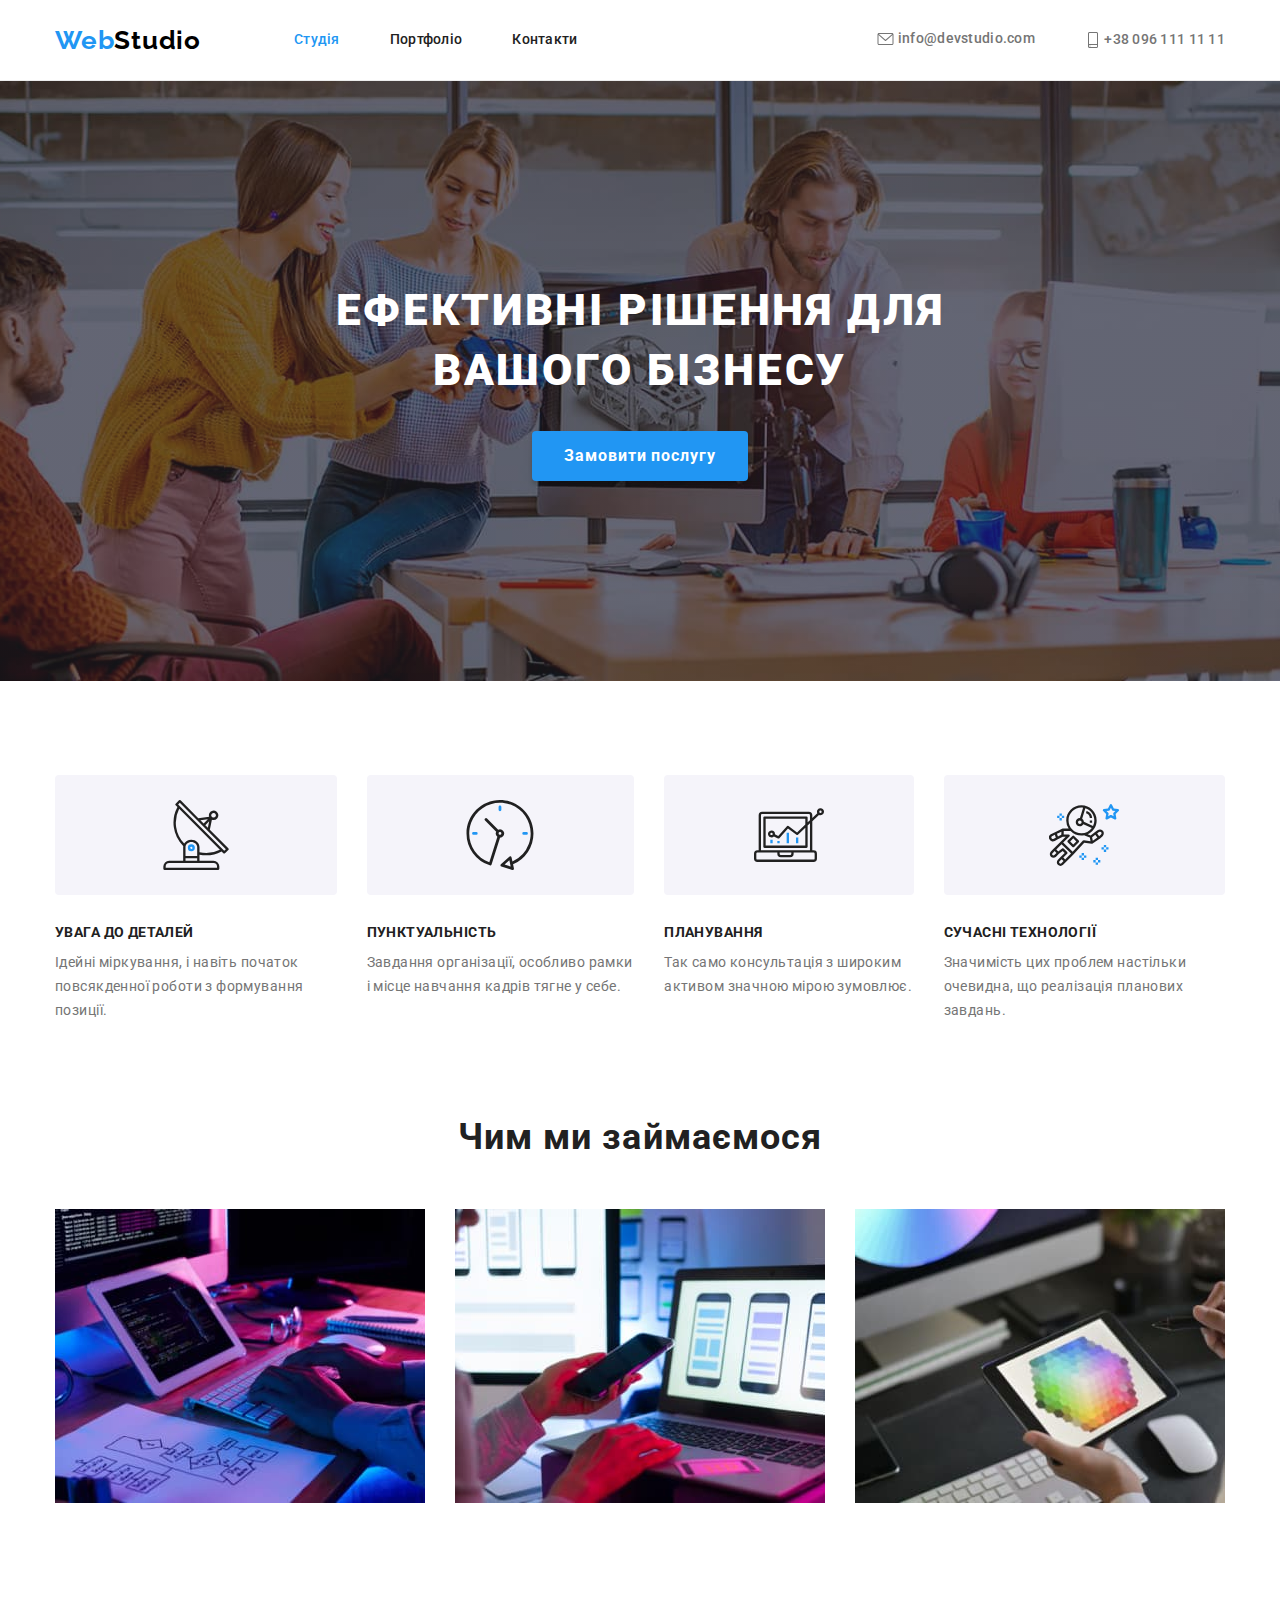
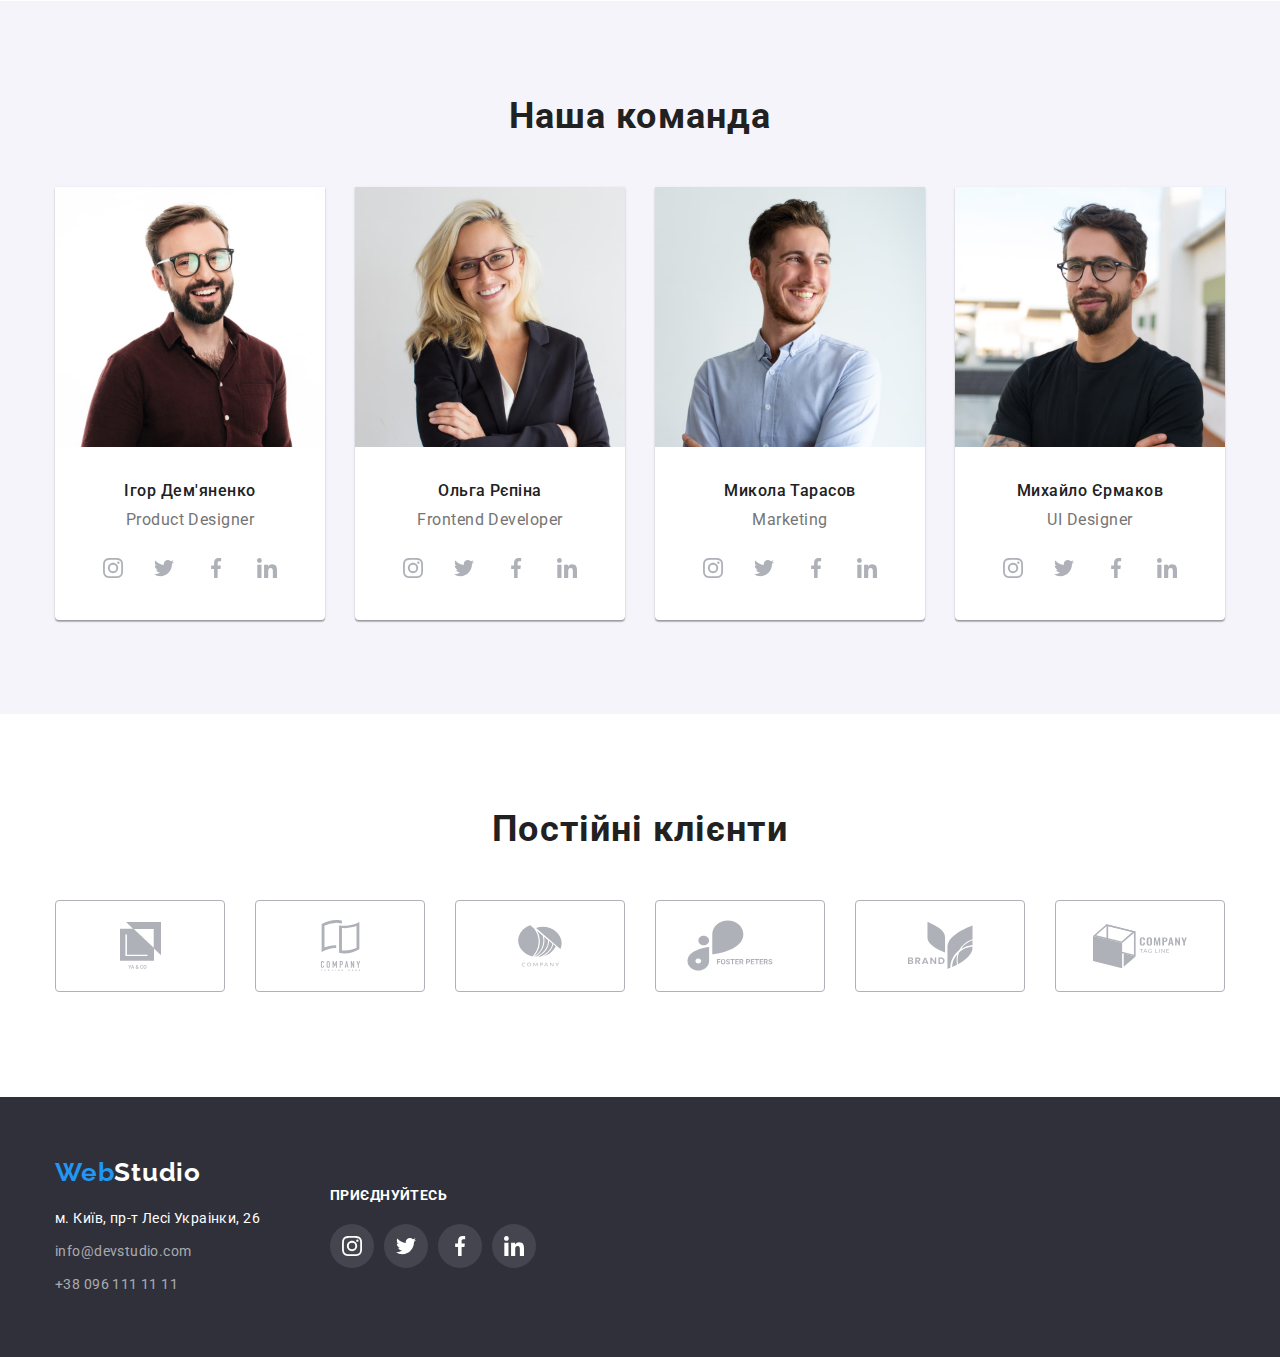
<file: index.html>
<!DOCTYPE html>
<html lang="uk">
<head>
    <meta charset="UTF-8">
    <meta http-equiv="X-UA-Compatible" content="IE=edge">
    <meta name="viewport" content="width=device-width, initial-scale=1.0">
    <link rel="preconnect" href="https://fonts.googleapis.com">
    <link rel="preconnect" href="https://fonts.gstatic.com" crossorigin>
    <link href="https://fonts.googleapis.com/css2?family=Raleway:wght@700&family=Roboto:wght@400;500;700;900&display=swap" rel="stylesheet">
    <title>Web Studio</title>
    <link rel="stylesheet" href="https://cdnjs.cloudflare.com/ajax/libs/modern-normalize/1.1.0/modern-normalize.min.css">
    <link rel="stylesheet" href="./css/styles.css" />
</head>
<body>
    <!-- header -->
    <header class="top">
        <div class="container top-flex">
            <nav class="top-flex">
                <a class="link web-studio-header" href="./index.html"><span class="web-color">Web</span>Studio</a>
                <ul class="site-nav list">
                    <li class="item navigation"><a class="link top-link current" href="./index.html">Студія</a></li>
                    <li class="item navigation"><a class="link top-link" href="./portfolio.html">Портфоліо</a></li>
                    <li class="item navigation"><a class="link top-link" href="#">Контакти</a></li>
                </ul>
            </nav>
            <ul class="list auth-nav">
                <li class="item">
                    <a class="link telephone-mail" href="mailto:info@devstudio.com">
                        <svg width="19" height="16" class="icon-header">
                            <use href="./images/icons.svg#icon-envelope"></use>
                        </svg> info@devstudio.com
                    </a>
                </li>
                <li class="item number">
                    <a class="link telephone-mail" href="tel:+380961111111">
                        <svg width="16" height="22" class="icon-header">
                            <use href="./images/icons.svg#icon-smartphone"></use>
                        </svg> +38 096 111 11 11
                    </a>
                </li>
            </ul>
        </div>         
    </header>
    <!-- main content -->
    <main>
        <!-- section 1 -->
        <section class="section-first overlay">
            <div class="container">
                <h1 class="hero-title">Ефективні рішення для <br> вашого бізнесу</h1>
                <button class="main-btn hero-btn" type="button">Замовити послугу</button>
            </div>
        </section>
        <!-- section 2 -->
        <section class="section no-padding">
            <div class="container">
                <h2 class="visually-hidden">Особливості</h2>
                <ul class="list flex text">
                    <li class="item">
                        <div class="list-item"> 
                            <svg width="70" height="70">
                                <use href="./images/icons.svg#icon-antenna"></use>
                            </svg>
                        </div>
                        <h3 class="title-section zero">УВАГА ДО ДЕТАЛЕЙ</h3>
                        <p class="text-section zero">Ідейні міркування, і навіть початок повсякденної роботи з формування позиції.</p>
                    </li>
                    <li class="item">
                        <div class="list-item">
                            <svg width="70" height="70">
                                <use href="./images/icons.svg#icon-clock"></use>
                            </svg>
                        </div>
                        <h3 class="title-section zero">ПУНКТУАЛЬНІСТЬ</h3>
                        <p class="text-section zero">Завдання організації, особливо рамки і місце навчання кадрів тягне у себе.</p>
                    </li>
                    <li class="item">
                        <div class="list-item">
                            <svg width="70" height="70">
                                <use href="./images/icons.svg#icon-diagram"></use>
                            </svg>
                        </div>
                        <h3 class="title-section zero">ПЛАНУВАННЯ</h3>
                        <p class="text-section zero">Так само консультація з широким активом значною мірою зумовлює.</p>
                    </li>
                    <li class="item">
                        <div class="list-item">
                            <svg width="70" height="70">
                                <use href="./images/icons.svg#icon-astronaut"></use>
                            </svg>
                        </div>
                        <h3 class="title-section zero">СУЧАСНІ ТЕХНОЛОГІЇ</h3>
                        <p class="text-section zero">Значимість цих проблем настільки очевидна, що реалізація планових завдань.</p>
                    </li>
                </ul>
            </div>
        </section>
        <!-- section 3 -->
        <section class="section">
            <div class="container">
                <h2 class="caption zero">Чим ми займаємося</h2>
                <ul class="list flex images">
                    <li class="item"><img src="./images/box1.jpg"
                            alt="Робочий стіл з комп'ютерним монітором, планшетом та клавіатурою на ньому." width="370" height="294">
                    </li>
                    <li class="item"><img src="./images/box2.jpg"
                            alt="Робочий стіл з ноутбуком. На моніторі ноутбука зображені макети додатків для мобільних телефонів."
                            width="370" height="294"></li>
                    <li class="item"><img src="./images/box3.jpg" alt="Планшет з кольоровою палітрою на екрані." width="370"
                            height="294"></li>
                </ul>
            </div>
        </section>
        <!-- section 4 -->
        <section class="section-fourth section">
            <div class="container">
                <h2 class="caption zero">Наша команда</h2>
                <ul class="list flex team">
                    <li class="item card">
                        <img src="./images/img.jpg" alt="Темноволосий чоловік в окулярах в чорній сорочці." width="270" height="260">
                        <div class="team-card">
                            <h3 class="subtitle zero">Ігор Дем'яненко</h3>
                            <p class="text-card zero">Product Designer</p>
                            <ul class="list team-media">
                                <li class="item-media">
                                    <a class="link-media" href="#">
                                        <svg class="team-icon" width="20" height="20">
                                            <use href="./images/icons.svg#icon-instagram"></use>
                                        </svg>
                                    </a>
                                </li>
                                <li class="item-media">
                                    <a class="link-media" href="#">
                                        <svg class="team-icon" width="20" height="20">
                                            <use href="./images/icons.svg#icon-twitter"></use>
                                        </svg>
                                    </a>
                                </li>
                                <li class="item-media">
                                    <a class="link-media" href="#">
                                        <svg class="team-icon" width="20" height="20">
                                            <use href="./images/icons.svg#icon-facebook"></use>
                                        </svg>
                                    </a>
                                </li>
                                <li class="item-media">
                                    <a class="link-media" href="#">
                                        <svg class="team-icon" width="20" height="20">
                                            <use href="./images/icons.svg#icon-linkedin"></use>
                                        </svg>
                                    </a>
                                </li>
                            </ul>
                        </div>
                    </li>
                    <li class="item card">
                        <img src="./images/img1.jpg" alt="Жінка з довгим білявим волоссям в окулярах в чорному піджаку." width="270"
                            height="260">
                        <div class="team-card">
                            <h3 class="subtitle zero">Ольга Рєпіна</h3>
                            <p class="text-card zero">Frontend Developer</p>
                            <ul class="list team-media">
                                <li class="item-media">
                                    <a class="link-media" href="#">
                                        <svg class="team-icon" width="20" height="20">
                                            <use href="./images/icons.svg#icon-instagram"></use>
                                        </svg>
                                    </a>
                                </li>
                                <li class="item-media">
                                    <a class="link-media" href="#">
                                        <svg class="team-icon" width="20" height="20">
                                            <use href="./images/icons.svg#icon-twitter"></use>
                                        </svg>
                                    </a>
                                </li>
                                <li class="item-media">
                                    <a class="link-media" href="#">
                                        <svg class="team-icon" width="20" height="20">
                                            <use href="./images/icons.svg#icon-facebook"></use>
                                        </svg>
                                    </a>
                                </li>
                                <li class="item-media">
                                    <a class="link-media" href="#">
                                        <svg class="team-icon" width="20" height="20">
                                            <use href="./images/icons.svg#icon-linkedin"></use>
                                        </svg>
                                    </a>
                                </li>
                            </ul>
                        </div>
                    </li>
                    <li class="item card">
                        <img src="./images/img2.jpg" alt="Темноволосий чоловік в білій сорочці" width="270" height="260">
                        <div class="team-card">
                            <h3 class="subtitle zero">Микола Тарасов</h3>
                            <p class="text-card zero">Marketing</p>
                            <ul class="list team-media">
                                <li class="item-media">
                                    <a class="link-media" href="#">
                                        <svg class="team-icon" width="20" height="20">
                                            <use href="./images/icons.svg#icon-instagram"></use>
                                        </svg>
                                    </a>
                                </li>
                                <li class="item-media">
                                    <a class="link-media" href="#">
                                        <svg class="team-icon" width="20" height="20">
                                            <use href="./images/icons.svg#icon-twitter"></use>
                                        </svg>
                                    </a>
                                </li>
                                <li class="item-media">
                                    <a class="link-media" href="#">
                                        <svg class="team-icon" width="20" height="20">
                                            <use href="./images/icons.svg#icon-facebook"></use>
                                        </svg>
                                    </a>
                                </li>
                                <li class="item-media">
                                    <a class="link-media" href="#">
                                        <svg class="team-icon" width="20" height="20">
                                            <use href="./images/icons.svg#icon-linkedin"></use>
                                        </svg>
                                    </a>
                                </li>
                            </ul>
                        </div>
                    </li>
                    <li class="item card">
                        <img src="./images/img3.jpg" alt="Темноволосий чоловік в окулярах в чорній футболці." width="270" height="260">
                        <div class="team-card">
                            <h3 class="subtitle zero">Михайло Єрмаков</h3>
                            <p class="text-card zero">UI Designer</p>
                            <ul class="list team-media">
                                <li class="item-media">
                                    <a class="link-media" href="#">
                                        <svg class="team-icon" width="20" height="20">
                                            <use href="./images/icons.svg#icon-instagram"></use>
                                        </svg>
                                    </a>
                                </li>
                                <li class="item-media">
                                    <a class="link-media" href="#">
                                        <svg class="team-icon" width="20" height="20">
                                            <use href="./images/icons.svg#icon-twitter"></use>
                                        </svg>
                                    </a>
                                </li>
                                <li class="item-media">
                                    <a class="link-media" href="#">
                                        <svg class="team-icon" width="20" height="20">
                                            <use href="./images/icons.svg#icon-facebook"></use>
                                        </svg>
                                    </a>
                                </li>
                                <li class="item-media">
                                    <a class="link-media" href="#">
                                        <svg class="team-icon" width="20" height="20">
                                            <use href="./images/icons.svg#icon-linkedin"></use>
                                        </svg>
                                    </a>
                                </li>
                            </ul>
                        </div>
                    </li>
                </ul>
            </div>
        </section>
        <!-- section 5 -->
        <section class="section">
            <div class="container">
                <h2 class="caption zero">Постійні клієнти</h2>
                <ul class="list clients">
                    <li class="item">
                        <a class="link-clients" href="#">
                            <svg class="team-icon" width="47" height="53">
                                <use href="./images/icons.svg#icon-client-one"></use>
                            </svg>
                        </a>
                    </li>
                    <li class="item">
                        <a class="link-clients" href="#">
                            <svg class="team-icon" width="51" height="63">
                                <use href="./images/icons.svg#icon-client-two"></use>
                            </svg>
                        </a>
                    </li>
                    <li class="item">
                        <a class="link-clients" href="#">
                            <svg class="team-icon" width="48" height="45">
                                <use href="./images/icons.svg#icon-client-three"></use>
                            </svg>
                        </a>
                    </li>
                    <li class="item">
                        <a class="link-clients" href="#">
                            <svg class="team-icon" width="148" height="105">
                                <use href="./images/icons.svg#icon-client-four"></use>
                            </svg>
                        </a>
                    </li>
                    <li class="item">
                        <a class="link-clients" href="#">
                            <svg class="team-icon" width="83" height="65">
                                <use href="./images/icons.svg#icon-client-five"></use>
                            </svg>
                        </a>
                    </li>
                    <li class="item">
                        <a class="link-clients" href="#">
                            <svg class="team-icon" width="144" height="94">
                                <use href="./images/icons.svg#icon-client-six"></use>
                            </svg>
                        </a>
                    </li>
                </ul>
            </div>
        </section>
    </main>
    <!-- footer -->
    <footer class="bottom">
        <div class="container container-footer">
            <div class="bottom-contacts">
                <a class="link web-studio-footer" href="./index.html"> <span class="web-color">Web</span>Studio</a>
                <address class="contacts-info">
                    <ul class="list">
                        <li class="item"><a class="link location" href="https://goo.gl/maps/CPtrU1FHBa2aNyZL9" target="_blank"
                                rel="noopener noreferrer nofollow">м. Київ, пр-т Лесі Украінки, 26</a></li>
                        <li class="item"><a class="link contacts" href="mailto:info@devstudio.com">info@devstudio.com</a></li>
                        <li class="item"><a class="link contacts" href="tel:+380961111111">+38 096 111 11 11</a></li>
                    </ul>
                </address>
            </div>
            <div class="bottom-contacts">
                <b class="join">Приєднуйтесь</b>
                <ul class="list footer-media">
                    <li class="footer-item-media">
                        <a class="footer-link-media" href="#">
                            <svg class="team-icon" width="20" height="20">
                                <use href="./images/icons.svg#icon-instagram"></use>
                            </svg>
                        </a>
                    </li>
                    <li class="footer-item-media">
                        <a class="footer-link-media" href="#">
                            <svg class="team-icon" width="20" height="20">
                                <use href="./images/icons.svg#icon-twitter"></use>
                            </svg>
                        </a>
                    </li>
                    <li class="footer-item-media">
                        <a class="footer-link-media" href="#">
                            <svg class="team-icon" width="20" height="20">
                                <use href="./images/icons.svg#icon-facebook"></use>
                            </svg>
                        </a>
                    </li>
                    <li class="footer-item-media">
                        <a class="footer-link-media" href="#">
                            <svg class="team-icon" width="20" height="20">
                                <use href="./images/icons.svg#icon-linkedin"></use>
                            </svg>
                        </a>
                    </li>
                </ul>
            </div>   
        </div>
    </footer>    
</body>
</html>
</file>
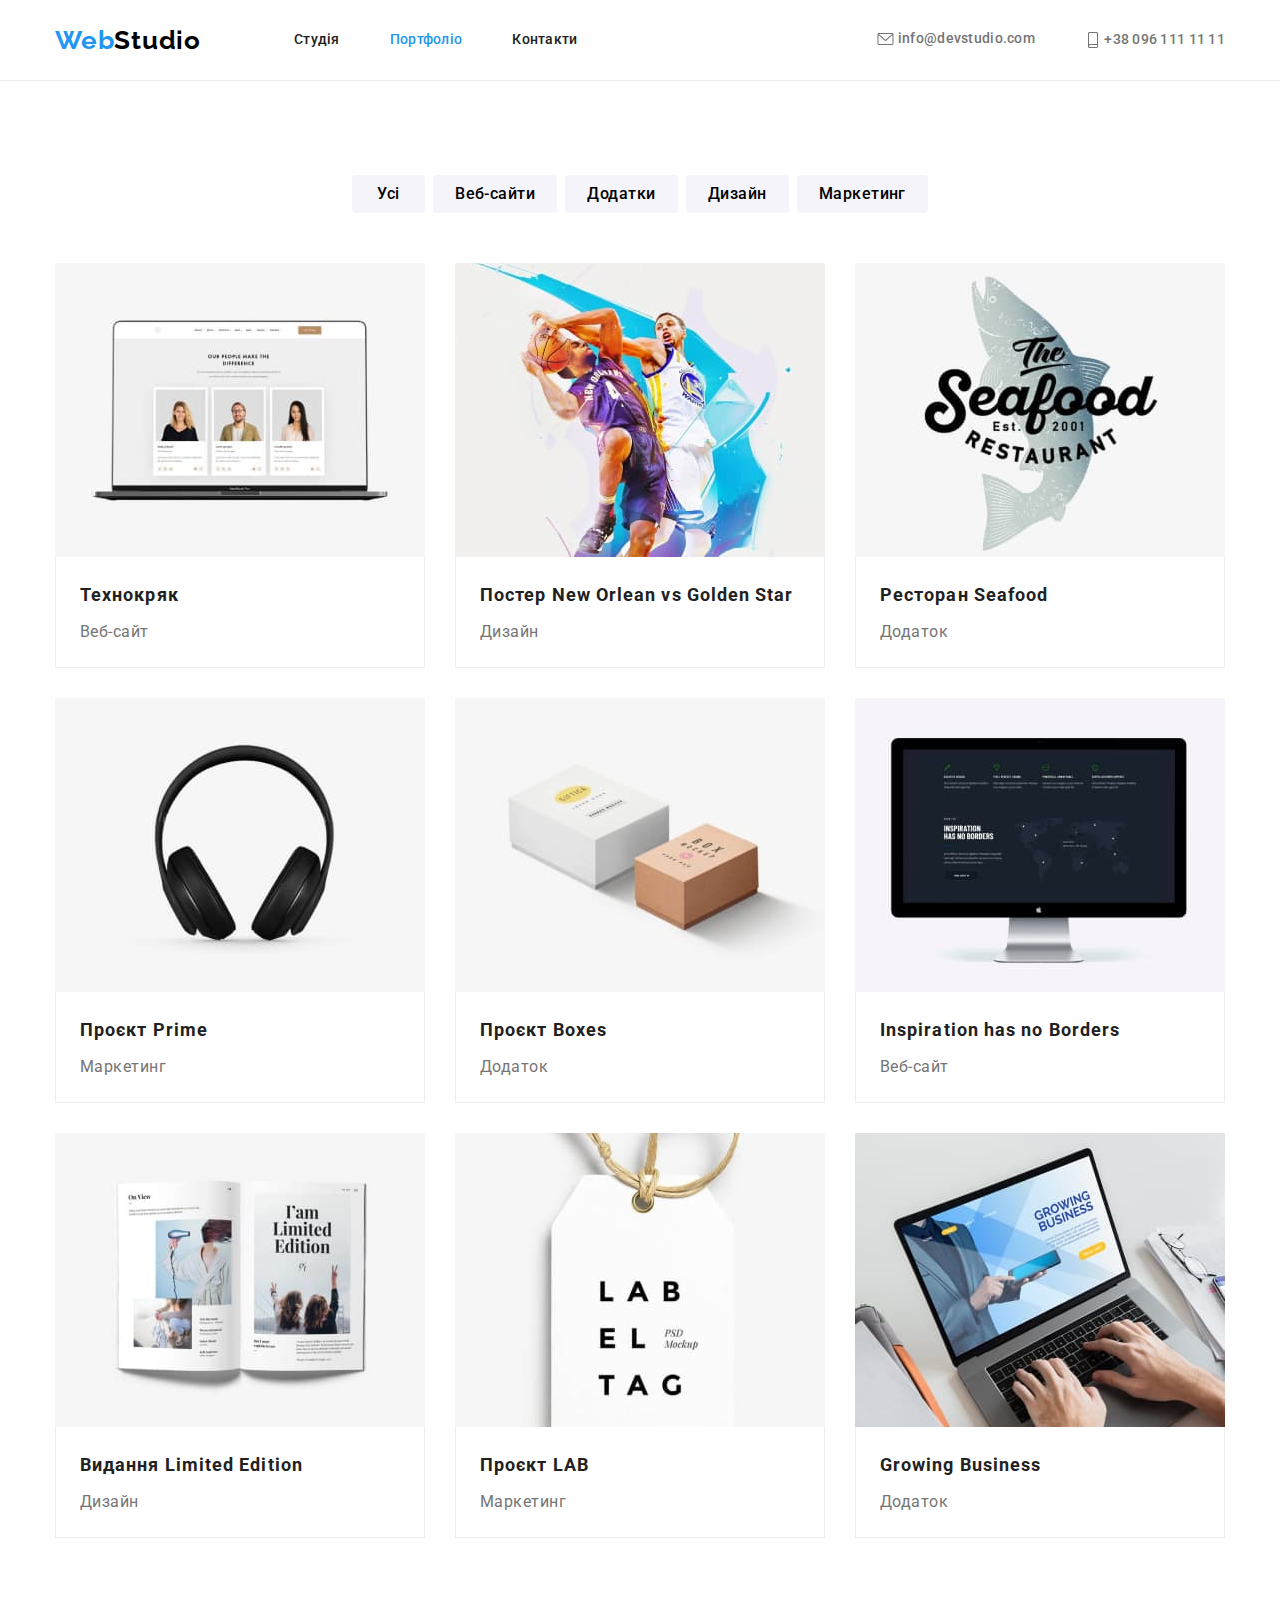
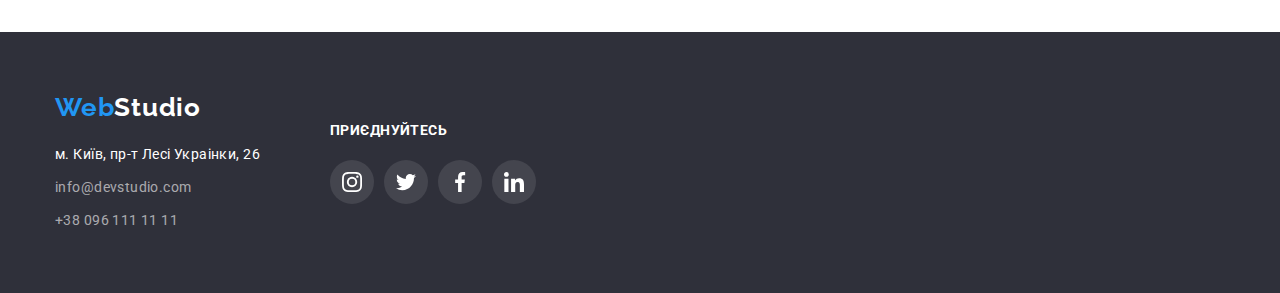
<file: portfolio.html>
<!DOCTYPE html>
<html lang="uk">
<head>
    <meta charset="UTF-8">
    <meta http-equiv="X-UA-Compatible" content="IE=edge">
    <meta name="viewport" content="width=device-width, initial-scale=1.0">
    <link rel="preconnect" href="https://fonts.googleapis.com">
    <link rel="preconnect" href="https://fonts.gstatic.com" crossorigin>
    <link href="https://fonts.googleapis.com/css2?family=Raleway:wght@700&family=Roboto:wght@400;500;700;900&display=swap" rel="stylesheet">
    <title>Portfolio</title>
    <link rel="stylesheet" href="https://cdnjs.cloudflare.com/ajax/libs/modern-normalize/1.1.0/modern-normalize.min.css">
    <link rel="stylesheet" href="./css/styles.css" />
</head>
<body>
    <!-- header -->
    <header class="top">
        <div class="container top-flex">
            <nav class="top-flex">
                <a class="link web-studio-header" href="./index.html"><span class="web-color">Web</span>Studio</a>
                <ul class="site-nav list">
                    <li class="item navigation"><a class="link top-link" href="./index.html">Студія</a></li>
                    <li class="item navigation"><a class="link top-link current" href="./portfolio.html">Портфоліо</a></li>
                    <li class="item navigation"><a class="link top-link" href="#">Контакти</a></li>
                </ul>
            </nav>
            <ul class="list auth-nav">
                <li class="item">
                    <a class="link telephone-mail" href="mailto:info@devstudio.com">
                        <svg width="19" height="16" class="icon-header">
                            <use href="./images/icons.svg#icon-envelope"></use>
                        </svg> info@devstudio.com
                    </a>
                </li>
                <li class="item number">
                    <a class="link telephone-mail" href="tel:+380961111111">
                        <svg width="16" height="22" class="icon-header">
                            <use href="./images/icons.svg#icon-smartphone"></use>
                        </svg> +38 096 111 11 11
                    </a>
                </li>
            </ul>
        </div>
    </header>
    <!-- main content -->
    <main>
        <!-- section -->
        <section class="section">
            <div class="container">
                <h1 class="visually-hidden">Портфоліо</h1>
                <ul class="list portfolio-nav">
                    <li class="item"><button class="main-btn portfolio-btn" type="button">Усі</button></li>
                    <li class="item"><button class="main-btn portfolio-btn" type="button">Веб-сайти</button></li>
                    <li class="item"><button class="main-btn portfolio-btn" type="button">Додатки</button></li>
                    <li class="item"><button class="main-btn portfolio-btn" type="button">Дизайн</button></li>
                    <li class="item"><button class="main-btn portfolio-btn" type="button">Маркетинг</button></li>
                </ul>
                <ul class="list flex-portfolio">
                    <li class="item flex-element ">
                        <img src="./images/web-techno.jpg" alt="Фотографії людей на екрані ноутбука." width="370" height="294" class="pixel">
                        <div class="border">
                            <h2 class="subtitle-portfolio zero">Технокряк</h2>
                            <p class="text-portfolio zero">Веб-сайт</p></div>
                    </li>
                    <li class="item flex-element ">
                        <img src="./images/new-orlean.jpg" alt="Двоє баскетболістів грають з м'ячем." width="370" height="294" class="pixel">
                        <div class="border">
                            <h2 class="subtitle-portfolio zero">Постер New Orlean vs Golden Star</h2>
                            <p class="text-portfolio zero">Дизайн</p>
                        </div>
                    </li>
                    <li class="item flex-element ">
                        <img src="./images/seafood.jpg" alt="Логотип ресторану морепродуктів." width="370" height="294" class="pixel">
                        <div class="border">
                            <h2 class="subtitle-portfolio zero">Ресторан Seafood</h2>
                            <p class="text-portfolio zero">Додаток</p>
                        </div>
                    </li>
                    <li class="item flex-element ">
                        <img src="./images/prime.jpg" alt="Чорні навушники." width="370" height="294" class="pixel">
                        <div class="border">
                            <h2 class="subtitle-portfolio zero">Проєкт Prime</h2>
                            <p class="text-portfolio zero">Маркетинг</p>
                        </div>
                    </li>
                    <li class="item flex-element ">
                        <img src="./images/boxes.jpg" alt="Дві коробки. Біла та коричнева." width="370" height="294" class="pixel">
                        <div class="border">
                            <h2 class="subtitle-portfolio zero">Проєкт Boxes</h2>
                            <p class="text-portfolio zero">Додаток</p>
                        </div>
                    </li>
                    <li class="item flex-element ">
                        <img src="./images/web-inspiration.jpg" alt="Комп'ютерний монітор." width="370" height="294" class="pixel">
                        <div class="border">
                            <h2 class="subtitle-portfolio zero">Inspiration has no Borders</h2>
                            <p class="text-portfolio zero">Веб-сайт</p>
                        </div>
                    </li>
                    <li class="item flex-element ">
                        <img src="./images/limited-edition.jpg" alt="Розворот журналу." width="370" height="294" class="pixel">
                        <div class="border">
                            <h2 class="subtitle-portfolio zero">Видання Limited Edition</h2>
                            <p class="text-portfolio zero">Дизайн</p>
                        </div>
                    </li>
                    <li class="item flex-element ">
                        <img src="./images/lab.jpg" alt="Біла бірка для одягу." width="370" height="294" class="pixel">
                        <div class="border">
                            <h2 class="subtitle-portfolio zero">Проєкт LAB</h2>
                            <p class="text-portfolio zero">Маркетинг</p>
                        </div>
                    </li>
                    <li class="item flex-element ">
                        <img src="./images/growing-business.jpg" alt="Сірий ноутбук." width="370" height="294" class="pixel">
                        <div class="border">
                            <h2 class="subtitle-portfolio zero">Growing Business</h2>
                            <p class="text-portfolio zero">Додаток</p>
                        </div>
                    </li>
                </ul>
            </div>
        </section>
    </main>
    <!-- footer -->
    <footer class="bottom">
        <div class="container container-footer">
            <div class="bottom-contacts">
                <a class="link web-studio-footer" href="./index.html"> <span class="web-color">Web</span>Studio</a>
                <address class="contacts-info">
                    <ul class="list">
                        <li class="item"><a class="link location" href="https://goo.gl/maps/CPtrU1FHBa2aNyZL9"
                                target="_blank" rel="noopener noreferrer nofollow">м. Київ, пр-т Лесі Украінки, 26</a></li>
                        <li class="item"><a class="link contacts" href="mailto:info@devstudio.com">info@devstudio.com</a>
                        </li>
                        <li class="item"><a class="link contacts" href="tel:+380961111111">+38 096 111 11 11</a></li>
                    </ul>
                </address>
            </div>
            <div class="bottom-contacts">
                <b class="join">Приєднуйтесь</b>
                <ul class="list footer-media">
                    <li class="footer-item-media">
                        <a class="footer-link-media" href="#">
                            <svg class="team-icon" width="20" height="20">
                                <use href="./images/icons.svg#icon-instagram"></use>
                            </svg>
                        </a>
                    </li>
                    <li class="footer-item-media">
                        <a class="footer-link-media" href="#">
                            <svg class="team-icon" width="20" height="20">
                                <use href="./images/icons.svg#icon-twitter"></use>
                            </svg>
                        </a>
                    </li>
                    <li class="footer-item-media">
                        <a class="footer-link-media" href="#">
                            <svg class="team-icon" width="20" height="20">
                                <use href="./images/icons.svg#icon-facebook"></use>
                            </svg>
                        </a>
                    </li>
                    <li class="footer-item-media">
                        <a class="footer-link-media" href="#">
                            <svg class="team-icon" width="20" height="20">
                                <use href="./images/icons.svg#icon-linkedin"></use>
                            </svg>
                        </a>
                    </li>
                </ul>
            </div>
        </div>
    </footer>
</body>
</html>
</file>
<file: css/styles.css>
/*----body----*/

:root {
    --main-text-color: #212121;
    --web-text-color: #000000;
    --secondary-web-text-color: #2196F3;
    --third-web-text-color: #FFFFFF;
    --contacts: #757575;
    --background-dark: #2F303A;
    --background-rgba: rgba(255, 255, 255, 0.6);
    --background-section-fourth: #F5F4FA; 
    --button-rgba: rgba(0, 0, 0, 0.15);
    --button-rgba-second: rgba(0, 0, 0, 0.1);
    --button-rgba-third: rgba(0, 0, 0, 0.08);
    --button-rgba-fourth:rgba(0, 0, 0, 0.12);
    --button-active: #188CE8;
    --header-border: #ECECEC;
    --border: #EEEEEE;
    --media-color: #AFB1B8;
    --footer-media-color: rgba(255, 255, 255, 0.1);
}

body {
    font-family: 'Roboto', sans-serif;
    background-color: var(--third-web-text-color);
    color: var(--main-text-color);
}

.container {
    width: 1200px;
    padding-left: 15px;
    padding-right: 15px;
    margin: 0 auto;
}

.visually-hidden {
    position: absolute;
    width: 1px;
    height: 1px;
    margin: -1px;
    border: 0;
    padding: 0;
    white-space: nowrap;
    clip-path: inset(100%);
    clip: rect(0 0 0 0);
    overflow: hidden;
}

.item {
    list-style-type: none;
}

.link {
    text-decoration: none;
}

.list, .zero {
    padding: 0;
    margin: 0;
}

/*----header----*/

.top {
    background-color: var(--third-web-text-color);
    border-bottom: 1px solid var(--header-border);
}

.top-flex {
    display: flex;
    align-items: center;
}

.web-studio-header {
    font-family: 'Raleway', sans-serif;
    font-weight: 700;
    font-size: 26px;
    line-height: 1.19;
    letter-spacing: 0.03em;
    color: var(--web-text-color);
}

.web-color {
    color: var(--secondary-web-text-color);
}

.site-nav {
    display: flex;
    margin-left: 93px;   
}

.site-nav .item:not(:last-child) {
    margin-right: 50px;
}

.site-nav .link {
    display: block;
    padding-top: 32px;
    padding-bottom: 32px;
}


.site-nav .item .top-link {
    color: var(--main-text-color);
}

.site-nav .item .link.current {
    color: var(--secondary-web-text-color);
}

.navigation {
    font-weight: 500;
    font-size: 14px;
    line-height: 1.14;
    letter-spacing: 0.02em;
    color: var(--main-text-color);
}

.site-nav .item .top-link:hover, .site-nav .item .top-link:focus {
    color: var(--secondary-web-text-color);
}


.auth-nav {
    display: flex;
    margin-left: auto; 
}

.auth-nav .item + .item {
    margin-left: 50px;
}

.telephone-mail {
    font-weight: 500;
    font-size: 14px;
    line-height: 1.14;
    letter-spacing: 0.02em;
    color: var(--contacts);
    vertical-align: middle;
}

.telephone-mail:hover, .telephone-mail:focus {
    color: var(--secondary-web-text-color);
}

.icon-header {
    vertical-align: middle;
    fill: currentColor;  
}
 

/*----main content----*/

.section-first {
    background-color: var(--background-dark);
    text-align: center;
    padding-top: 200px;
    padding-bottom: 200px;
    
}

.overlay {
    background-image: linear-gradient(
        to right,
        rgba(47, 48, 58, 0.4),
        rgba(47, 48, 58, 0.4)
    ), url(../images/bg.jpg);
    background-repeat: no-repeat;
    background-size: 1600px 600px;
    background-position: center;
}

.flex {
    display: flex;
}

.hero-title {
    font-weight: 900;
    font-size: 44px;
    line-height: 1.36;
    letter-spacing: 0.06em;
    text-transform: uppercase;
    color: var(--third-web-text-color);
    margin-top: 0;
    margin-bottom: 30px;
}

.main-btn {
    display: inline-block;
    font-family: inherit;
    border-radius: 4px;
    cursor: pointer;
    min-width: 73px;
    text-align: center;
    border: none;
}

.hero-btn {     
    font-style: normal;
    font-weight: 700;
    font-size: 16px;
    line-height: 1.88;
    letter-spacing: 0.06em;
    color: var(--third-web-text-color);
    background: var(--secondary-web-text-color);
    box-shadow: 0px 4px 4px var(--button-rgba);
    padding: 10px 32px;
}

.hero-btn:hover, .hero-btn:focus {
    background: var(--button-active);
}


.list-item {
    display: flex;
    justify-content: center;
    align-items: center;
    height: 120px;
    margin-bottom: 30px;
    border-radius: 4px;
    background-color: var(--background-section-fourth);
}

.title-section {
    font-weight: 700;
    font-size: 14px;
    line-height: 1.14;
    letter-spacing: 0.03em;
    text-transform: uppercase;
    margin-bottom: 10px;
}

.text-section {
    font-size: 14px;
    line-height: 1.71;
    letter-spacing: 0.03em;
    color: var(--contacts);
}

.list.text {
    justify-content: space-between;
}

.text .item:not(:last-child) {
    margin-right: 30px;
}

.list.images {
    justify-content: space-between;
}

.images .item:not(:last-child) {
    margin-right: 30px;
}

.list.team {
    justify-content: space-between;
}

.team .item:not(:last-child) {
    margin-right: 30px;
}

.caption {
    font-weight: 700;
    font-size: 36px;
    line-height: 1.17;
    text-align: center;
    letter-spacing: 0.03em;
    margin-bottom: 50px;
}

.section-fourth {
    background-color: var(--background-section-fourth);
}

.card {
    background-color: var(--third-web-text-color);
    box-shadow: 0px 1px 3px rgba(0, 0, 0, 0.12), 0px 1px 1px rgba(0, 0, 0, 0.14), 0px 2px 1px rgba(0, 0, 0, 0.2);
    border-radius: 0px 0px 4px 4px;
}


.team-card {
    padding-top: 30px;
    padding-bottom: 30px;
    padding-right: 32px;
    padding-left: 32px;
}

.subtitle {
    font-weight: 500;
    font-size: 16px;
    line-height: 1.19;
    text-align: center;
    letter-spacing: 0.03em;
    margin-bottom: 10px;
}

.text-card {
    font-size: 16px;
    line-height: 1.19;
    text-align: center;
    letter-spacing: 0.03em;
    color: var(--contacts);
}

.team-media {
    margin-top: 16px;
    display: flex;
    justify-content: space-around;
}

.item-media, .footer-item-media {
    list-style-type: none;
    padding: 0;
    margin: 0;
}

.link-media {
    display: inline-flex;
    color: var(--media-color);
    width: 44px;
    height: 44px;
    border-radius: 50%;
    align-items: center;
    justify-content: center;
    border: none;
}

.link-media:hover, .link-media:focus {
    background-color: var(--secondary-web-text-color);
    color: var(--third-web-text-color);
}

.team-icon {
    fill: currentColor;
}

.section {
    padding-top: 94px;
    padding-bottom: 94px;
}

.section.no-padding {
    padding-bottom: 0;
}

.clients{
    display: flex;
    justify-content:space-between;
}

.link-clients {
    display: inline-flex;
    color: var(--media-color);
    width: 170px;
    height: 92px;
    border-radius: 4px;
    align-items: center;
    justify-content: center;
    border: 1px solid var(--media-color);
}

.link-clients:hover,
.link-clients:focus {
    color: var(--secondary-web-text-color);
    border: 1px solid var(--secondary-web-text-color);
}

.team-icon {
    fill: currentColor;
}

/* portfolio */

.portfolio-btn {
    font-style: normal;
    font-weight: 500;
    font-size: 16px;
    line-height: 1.63;
    letter-spacing: 0.03em;
    background-color: var(--background-section-fourth);
    padding: 6px 22px;
}

.portfolio-btn:hover,
.portfolio-btn:focus {
    color: var(--third-web-text-color);
    background-color: var(--secondary-web-text-color);
    box-shadow: 0px 3px 1px var(--button-rgba-second), 0px 1px 2px var(--button-rgba-third), 0px 2px 2px var(--background-section-fourth);

}

.subtitle-portfolio {
    
    font-weight: 700;
    font-size: 18px;
    line-height: 2; 
    letter-spacing: 0.06em;
}


.text-portfolio {
    margin-top: 4px;
    font-size: 16px;
    line-height: 1.88;
    letter-spacing: 0.03em;
    color: var(--contacts);
}

.portfolio-nav {
    display: flex;
    justify-content: center;
    margin-bottom: 50px;
}

.portfolio-nav .item:not(:last-child) {
    margin-right: 8px;
}
.portfolio-nav .portfolio-btn {
    display: block;
}


.flex-portfolio {
    display: flex;
    flex-wrap: wrap;
}

.flex-element {
    width: 370px;
    margin-right: 30px;
    margin-bottom: 30px;
}

.flex-element:hover {
    box-shadow: 0px 1px 1px rgba(0, 0, 0, 0.12), 0px 4px 4px rgba(0, 0, 0, 0.06), 1px 4px 6px rgba(0, 0, 0, 0.16);
}

.flex-element:nth-child(3n) {
    margin-right: 0;
}

.flex-element:nth-last-child(-n+3) {
    margin-bottom: 0;
}

.border {
    padding-top: 20px;
    padding-left: 24px;
    padding-bottom: 20px;
    padding-right: 24px;     
    border-left: 1px solid var(--border);
    border-right: 1px solid var(--border);
    border-bottom: 1px solid var(--border);
}

.pixel {
    display: block;
}


/*----footer----*/

.bottom {
    padding-top: 60px;
    padding-bottom: 60px;
    background-color: var(--background-dark);
}

.container-footer {
    display: flex;
    align-items: center;
}

.bottom-contacts {
    margin-right: 70px;
}

.contacts-info {
    font-style: normal;
    margin-top: 20px;
}

.web-studio-footer {  
    font-family: 'Raleway', sans-serif;
    font-weight: 700;
    font-size: 26px;
    line-height: 1.19;
    letter-spacing: 0.03em;
    color: var(--third-web-text-color);
}

.contacts-info .item + .item {
    margin-top: 9px;
}

.location {
    font-size: 14px;
    line-height: 1.71;
    letter-spacing: 0.03em;
    color: var(--third-web-text-color);
}

.contacts {
    font-size: 14px;
    line-height: 1.71;  
    letter-spacing: 0.03em;
    color: var(--background-rgba);
}

.contacts:hover, .contacts:focus {
    color: var(--secondary-web-text-color);
}

.location:hover, .location:focus {
    color: var(--secondary-web-text-color);
}

.join {
    color: var(--third-web-text-color);
    font-weight: 700;
    font-style: normal;
    font-size: 14px;
    line-height: 16px;
    letter-spacing: 0.03em;
    text-transform: uppercase;
}

.footer-media {
    margin-top: 20px;
    display: flex;
    justify-content: space-around;
}

.footer-link-media {
    display: inline-flex;
    color: var(--third-web-text-color);
    width: 44px;
    height: 44px;
    border-radius: 50%;
    align-items: center;
    justify-content: center;
    border: none;
    background-color: var(--footer-media-color) ;
}

.footer-link-media:hover,
.footer-link-media:focus {
    background-color: var(--secondary-web-text-color);
    color: var(--third-web-text-color);
}

.footer-item-media:not(:last-child) {
    margin-right: 10px;
}
</file>
